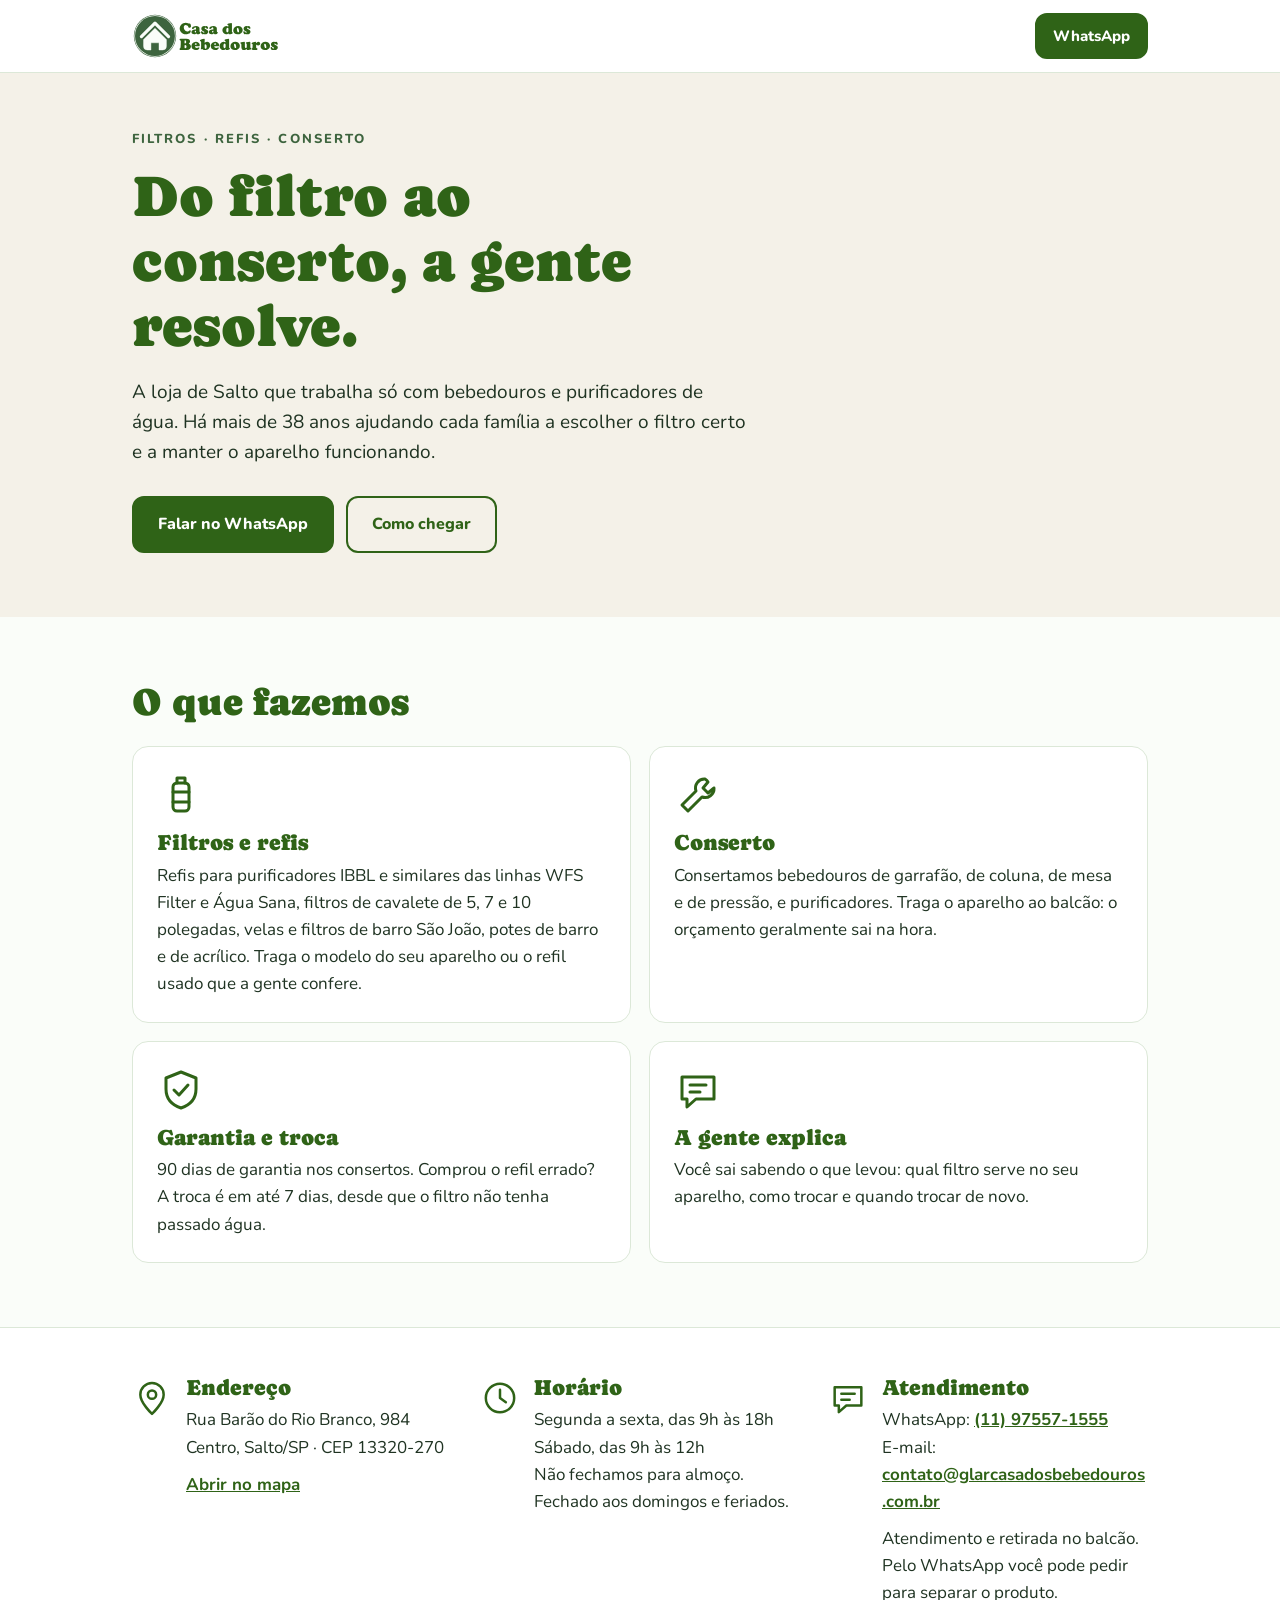
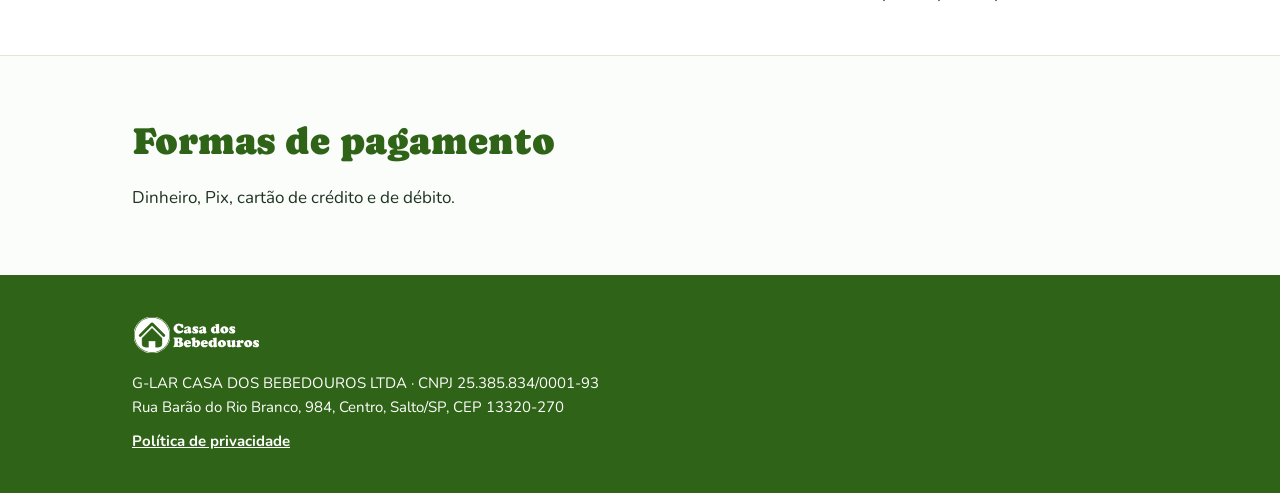
<file: index.html>
<!doctype html>
<html lang="pt-BR">
<head>
<meta charset="utf-8">
<meta name="viewport" content="width=device-width, initial-scale=1">
<title>Casa dos Bebedouros · Salto/SP</title>
<meta name="description" content="Casa dos Bebedouros, em Salto/SP: filtros e refis para purificadores, conserto de bebedouros e purificadores. Rua Barão do Rio Branco, 984, Centro. WhatsApp (11) 97557-1555.">
<link rel="icon" type="image/svg+xml" href="img/logo-icone.svg">
<link rel="icon" type="image/png" href="img/logo-icone.png">
<meta property="og:title" content="Casa dos Bebedouros · Salto/SP">
<meta property="og:description" content="Do filtro ao conserto, a gente resolve. Filtros, refis e conserto de bebedouros e purificadores no Centro de Salto.">
<meta property="og:image" content="img/logo-icone.png">
<link rel="preconnect" href="https://fonts.googleapis.com">
<link rel="preconnect" href="https://fonts.gstatic.com" crossorigin>
<link href="https://fonts.googleapis.com/css2?family=Caprasimo&family=Nunito:wght@400;600;700;800&display=swap" rel="stylesheet">
<link rel="stylesheet" href="estilo.css">
<script type="application/ld+json">
{
  "@context": "https://schema.org",
  "@type": "Store",
  "name": "Casa dos Bebedouros",
  "legalName": "G-LAR CASA DOS BEBEDOUROS LTDA",
  "taxID": "25.385.834/0001-93",
  "url": "https://glarcasadosbebedouros.com.br",
  "telephone": "+55 11 97557-1555",
  "email": "contato@glarcasadosbebedouros.com.br",
  "address": {
    "@type": "PostalAddress",
    "streetAddress": "Rua Barão do Rio Branco, 984",
    "addressLocality": "Salto",
    "addressRegion": "SP",
    "postalCode": "13320-270",
    "addressCountry": "BR"
  },
  "geo": { "@type": "GeoCoordinates", "latitude": -23.2009765, "longitude": -47.2949952 },
  "openingHoursSpecification": [
    { "@type": "OpeningHoursSpecification", "dayOfWeek": ["Monday","Tuesday","Wednesday","Thursday","Friday"], "opens": "09:00", "closes": "18:00" },
    { "@type": "OpeningHoursSpecification", "dayOfWeek": "Saturday", "opens": "09:00", "closes": "12:00" }
  ]
}
</script>
</head>
<body>

<header class="topo">
  <div class="caixa topo-linha">
    <a href="./" class="marca"><img src="img/logo-horizontal.svg" alt="Casa dos Bebedouros"></a>
    <a class="btn btn-pequeno" href="https://wa.me/5511975571555">WhatsApp</a>
  </div>
</header>

<main>
  <section class="hero">
    <div class="caixa">
      <p class="apoio">Filtros · Refis · Conserto</p>
      <h1>Do filtro ao conserto, a gente resolve.</h1>
      <p class="lead">A loja de Salto que trabalha só com bebedouros e purificadores de água. Há mais de 38 anos ajudando cada família a escolher o filtro certo e a manter o aparelho funcionando.</p>
      <div class="acoes">
        <a class="btn" href="https://wa.me/5511975571555">Falar no WhatsApp</a>
        <a class="btn btn-claro" href="https://www.google.com/maps/search/?api=1&amp;query=-23.2009765,-47.2949952">Como chegar</a>
      </div>
    </div>
  </section>

  <section class="caixa secao">
    <h2>O que fazemos</h2>
    <div class="cards">
      <article class="card">
        <img src="img/icone-filtro.svg" alt="" width="48" height="48">
        <h3>Filtros e refis</h3>
        <p>Refis para purificadores IBBL e similares das linhas WFS Filter e Água Sana, filtros de cavalete de 5, 7 e 10 polegadas, velas e filtros de barro São João, potes de barro e de acrílico. Traga o modelo do seu aparelho ou o refil usado que a gente confere.</p>
      </article>
      <article class="card">
        <img src="img/icone-conserto.svg" alt="" width="48" height="48">
        <h3>Conserto</h3>
        <p>Consertamos bebedouros de garrafão, de coluna, de mesa e de pressão, e purificadores. Traga o aparelho ao balcão: o orçamento geralmente sai na hora.</p>
      </article>
      <article class="card">
        <img src="img/icone-garantia.svg" alt="" width="48" height="48">
        <h3>Garantia e troca</h3>
        <p>90 dias de garantia nos consertos. Comprou o refil errado? A troca é em até 7 dias, desde que o filtro não tenha passado água.</p>
      </article>
      <article class="card">
        <img src="img/icone-conversa.svg" alt="" width="48" height="48">
        <h3>A gente explica</h3>
        <p>Você sai sabendo o que levou: qual filtro serve no seu aparelho, como trocar e quando trocar de novo.</p>
      </article>
    </div>
  </section>

  <section class="faixa">
    <div class="caixa grade-info">
      <div class="info">
        <img src="img/icone-endereco.svg" alt="" width="40" height="40">
        <div>
          <h3>Endereço</h3>
          <p>Rua Barão do Rio Branco, 984<br>Centro, Salto/SP · CEP 13320-270</p>
          <p><a href="https://www.google.com/maps/search/?api=1&amp;query=-23.2009765,-47.2949952">Abrir no mapa</a></p>
        </div>
      </div>
      <div class="info">
        <img src="img/icone-horario.svg" alt="" width="40" height="40">
        <div>
          <h3>Horário</h3>
          <p>Segunda a sexta, das 9h às 18h<br>Sábado, das 9h às 12h<br>Não fechamos para almoço. Fechado aos domingos e feriados.</p>
        </div>
      </div>
      <div class="info">
        <img src="img/icone-conversa.svg" alt="" width="40" height="40">
        <div>
          <h3>Atendimento</h3>
          <p>WhatsApp: <a href="https://wa.me/5511975571555">(11) 97557-1555</a><br>E-mail: <a href="mailto:contato@glarcasadosbebedouros.com.br">contato@glarcasadosbebedouros.com.br</a></p>
          <p>Atendimento e retirada no balcão. Pelo WhatsApp você pode pedir para separar o produto.</p>
        </div>
      </div>
    </div>
  </section>

  <section class="caixa secao">
    <h2>Formas de pagamento</h2>
    <p>Dinheiro, Pix, cartão de crédito e de débito.</p>
  </section>
</main>

<footer class="rodape">
  <div class="caixa">
    <img src="img/logo-horizontal-branco.svg" alt="Casa dos Bebedouros" class="rodape-logo">
    <p>G-LAR CASA DOS BEBEDOUROS LTDA · CNPJ 25.385.834/0001-93<br>Rua Barão do Rio Branco, 984, Centro, Salto/SP, CEP 13320-270</p>
    <p><a href="privacidade.html">Política de privacidade</a></p>
  </div>
</footer>

</body>
</html>
</file>
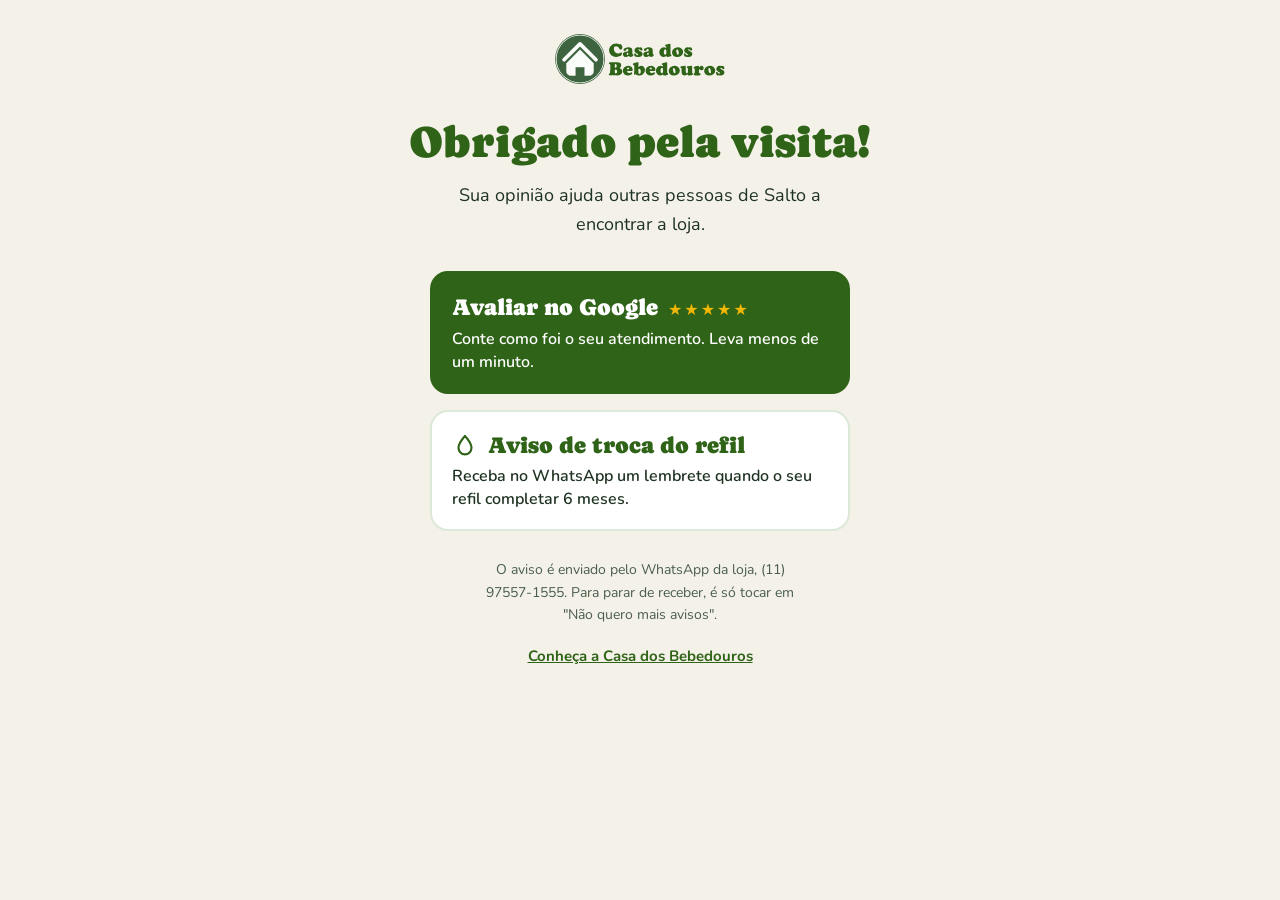
<file: avaliar/index.html>
<!doctype html>
<html lang="pt-BR">
<head>
<meta charset="utf-8">
<meta name="viewport" content="width=device-width, initial-scale=1">
<title>Avalie a Casa dos Bebedouros</title>
<meta name="description" content="Conte como foi seu atendimento na Casa dos Bebedouros, em Salto/SP, e peça o aviso de troca do refil pelo WhatsApp.">
<meta name="robots" content="noindex">
<link rel="icon" type="image/svg+xml" href="../img/logo-icone.svg">
<link rel="icon" type="image/png" href="../img/logo-icone.png">
<link rel="preconnect" href="https://fonts.googleapis.com">
<link rel="preconnect" href="https://fonts.gstatic.com" crossorigin>
<link href="https://fonts.googleapis.com/css2?family=Caprasimo&family=Nunito:wght@400;600;700;800&display=swap" rel="stylesheet">
<link rel="stylesheet" href="../estilo.css">
<style>
  body{background:var(--creme)}
  .avaliar{min-height:100vh;display:flex;flex-direction:column;align-items:center;padding:32px 16px 40px;text-align:center}
  .avaliar .logo{height:54px;width:auto;margin-bottom:32px}
  .avaliar h1{max-width:18ch;margin:0 auto;font-size:clamp(30px,8vw,44px)}
  .avaliar .lead{margin:14px auto 0;max-width:34ch;font-size:18px}
  .opcoes{display:flex;flex-direction:column;gap:16px;width:100%;max-width:420px;margin-top:32px}
  .opcao{display:block;text-decoration:none;background:#fff;border:2px solid var(--folha-claro);border-radius:18px;padding:20px 20px 18px;color:var(--tinta);font-weight:600;text-align:left}
  .opcao:hover{border-color:var(--folha)}
  .opcao strong{display:flex;align-items:center;gap:10px;font-family:var(--titulo);font-weight:400;font-size:23px;line-height:1.15;color:var(--folha)}
  .opcao span{display:block;margin-top:6px;font-size:16px;line-height:1.45}
  .opcao.principal{background:var(--folha);border-color:var(--folha);color:#fff}
  .opcao.principal strong{color:#fff}
  .opcao.principal:hover{background:var(--verde);border-color:var(--verde)}
  .estrelas{color:#F2B705;letter-spacing:2px;font-size:20px;font-family:var(--texto)}
  .ic{width:26px;height:26px;flex:none}
  .nota{margin-top:28px;max-width:40ch;font-size:14px;color:#4a5e4d}
  .voltar{margin-top:18px;font-size:15px}
</style>
</head>
<body>
<main class="avaliar">
  <a href="../"><img class="logo" src="../img/logo-horizontal.svg" alt="Casa dos Bebedouros"></a>

  <h1>Obrigado pela visita!</h1>
  <p class="lead">Sua opinião ajuda outras pessoas de Salto a encontrar a loja.</p>

  <div class="opcoes">
    <a class="opcao principal" href="https://search.google.com/local/writereview?placeid=ChIJh8YiWuxRzpQRbyVriUJE6b8">
      <strong>Avaliar no Google <span class="estrelas" aria-hidden="true">★★★★★</span></strong>
      <span>Conte como foi o seu atendimento. Leva menos de um minuto.</span>
    </a>

    <a class="opcao" href="https://wa.me/5511975571555?text=Quero%20receber%20o%20aviso%20de%20troca%20do%20refil">
      <strong><svg class="ic" viewBox="0 0 24 24" fill="none" stroke="currentColor" stroke-width="2" stroke-linecap="round" stroke-linejoin="round" aria-hidden="true"><path d="M12 2.7s-6 6.6-6 11a6 6 0 0 0 12 0c0-4.4-6-11-6-11z"/></svg>Aviso de troca do refil</strong>
      <span>Receba no WhatsApp um lembrete quando o seu refil completar 6 meses.</span>
    </a>
  </div>

  <p class="nota">O aviso é enviado pelo WhatsApp da loja, (11) 97557-1555. Para parar de receber, é só tocar em "Não quero mais avisos".</p>
  <p class="voltar"><a href="../">Conheça a Casa dos Bebedouros</a></p>
</main>
</body>
</html>
</file>
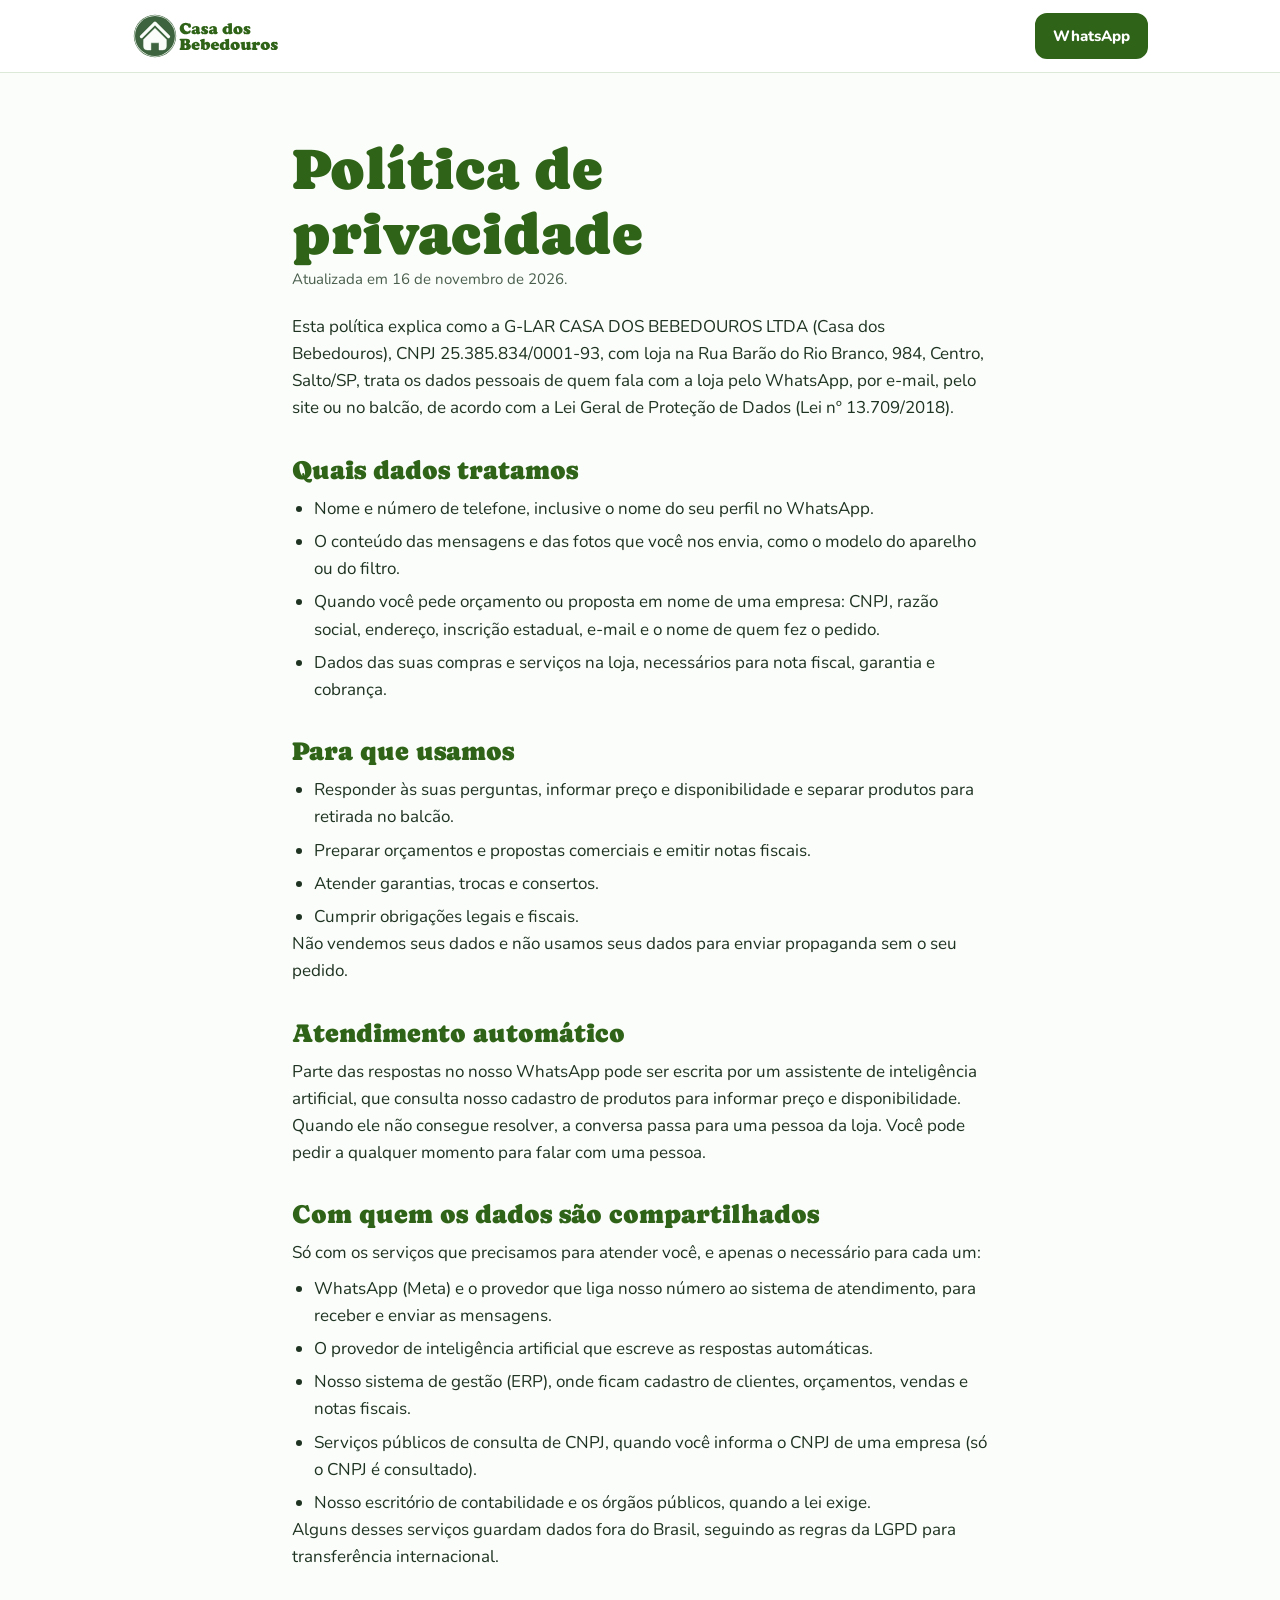
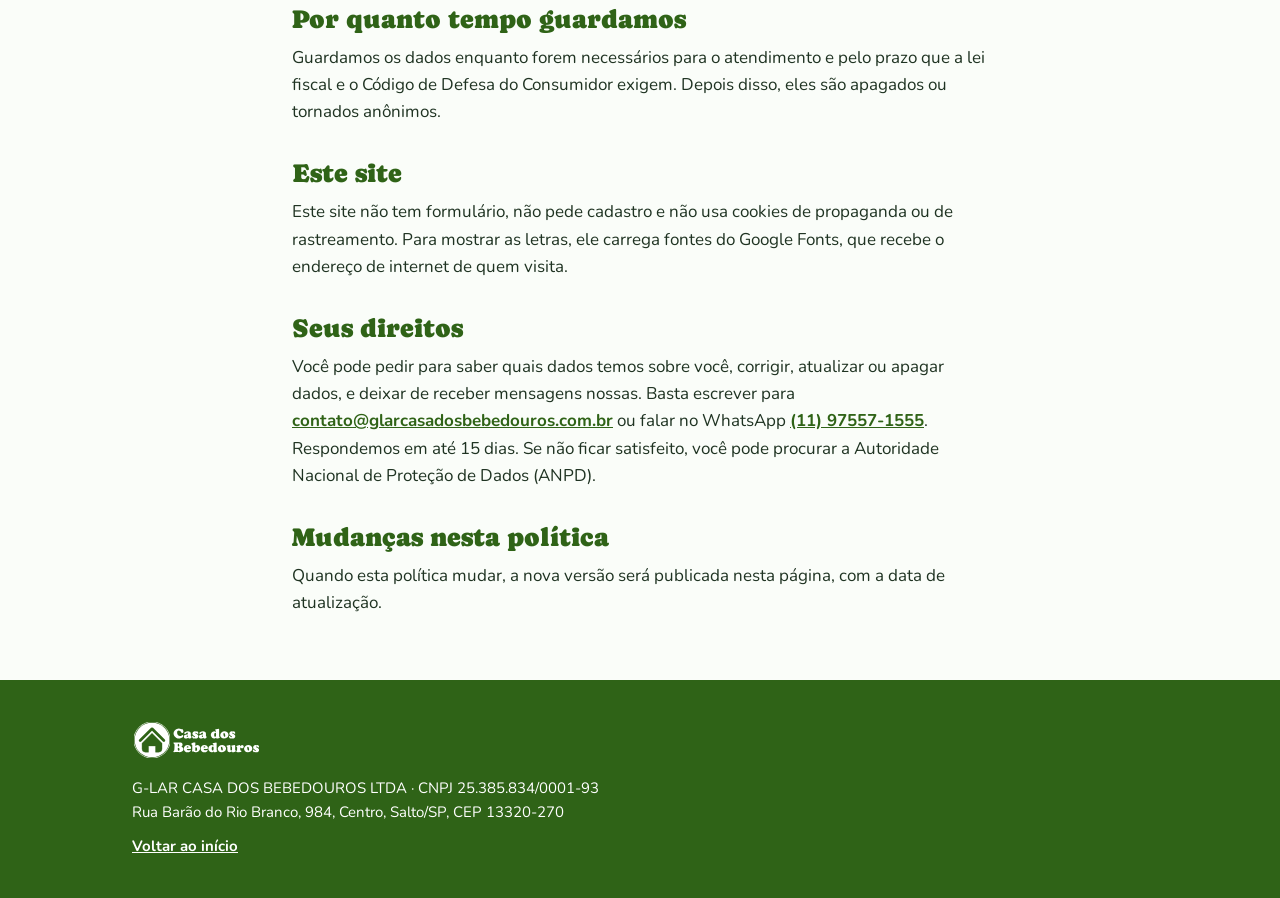
<file: privacidade.html>
<!doctype html>
<html lang="pt-BR">
<head>
<meta charset="utf-8">
<meta name="viewport" content="width=device-width, initial-scale=1">
<title>Política de privacidade · Casa dos Bebedouros</title>
<meta name="description" content="Como a Casa dos Bebedouros (G-LAR CASA DOS BEBEDOUROS LTDA) trata os dados pessoais de quem fala com a loja.">
<link rel="icon" type="image/svg+xml" href="img/logo-icone.svg">
<link rel="icon" type="image/png" href="img/logo-icone.png">
<link rel="preconnect" href="https://fonts.googleapis.com">
<link rel="preconnect" href="https://fonts.gstatic.com" crossorigin>
<link href="https://fonts.googleapis.com/css2?family=Caprasimo&family=Nunito:wght@400;600;700;800&display=swap" rel="stylesheet">
<link rel="stylesheet" href="estilo.css">
</head>
<body>

<header class="topo">
  <div class="caixa topo-linha">
    <a href="./" class="marca"><img src="img/logo-horizontal.svg" alt="Casa dos Bebedouros"></a>
    <a class="btn btn-pequeno" href="https://wa.me/5511975571555">WhatsApp</a>
  </div>
</header>

<main class="caixa secao texto">
  <h1>Política de privacidade</h1>
  <p class="atualizado">Atualizada em 16 de novembro de 2026.</p>

  <p style="margin-top:22px">Esta política explica como a G-LAR CASA DOS BEBEDOUROS LTDA (Casa dos Bebedouros), CNPJ 25.385.834/0001-93, com loja na Rua Barão do Rio Branco, 984, Centro, Salto/SP, trata os dados pessoais de quem fala com a loja pelo WhatsApp, por e-mail, pelo site ou no balcão, de acordo com a Lei Geral de Proteção de Dados (Lei nº 13.709/2018).</p>

  <h2>Quais dados tratamos</h2>
  <ul>
    <li>Nome e número de telefone, inclusive o nome do seu perfil no WhatsApp.</li>
    <li>O conteúdo das mensagens e das fotos que você nos envia, como o modelo do aparelho ou do filtro.</li>
    <li>Quando você pede orçamento ou proposta em nome de uma empresa: CNPJ, razão social, endereço, inscrição estadual, e-mail e o nome de quem fez o pedido.</li>
    <li>Dados das suas compras e serviços na loja, necessários para nota fiscal, garantia e cobrança.</li>
  </ul>

  <h2>Para que usamos</h2>
  <ul>
    <li>Responder às suas perguntas, informar preço e disponibilidade e separar produtos para retirada no balcão.</li>
    <li>Preparar orçamentos e propostas comerciais e emitir notas fiscais.</li>
    <li>Atender garantias, trocas e consertos.</li>
    <li>Cumprir obrigações legais e fiscais.</li>
  </ul>
  <p>Não vendemos seus dados e não usamos seus dados para enviar propaganda sem o seu pedido.</p>

  <h2>Atendimento automático</h2>
  <p>Parte das respostas no nosso WhatsApp pode ser escrita por um assistente de inteligência artificial, que consulta nosso cadastro de produtos para informar preço e disponibilidade. Quando ele não consegue resolver, a conversa passa para uma pessoa da loja. Você pode pedir a qualquer momento para falar com uma pessoa.</p>

  <h2>Com quem os dados são compartilhados</h2>
  <p>Só com os serviços que precisamos para atender você, e apenas o necessário para cada um:</p>
  <ul>
    <li>WhatsApp (Meta) e o provedor que liga nosso número ao sistema de atendimento, para receber e enviar as mensagens.</li>
    <li>O provedor de inteligência artificial que escreve as respostas automáticas.</li>
    <li>Nosso sistema de gestão (ERP), onde ficam cadastro de clientes, orçamentos, vendas e notas fiscais.</li>
    <li>Serviços públicos de consulta de CNPJ, quando você informa o CNPJ de uma empresa (só o CNPJ é consultado).</li>
    <li>Nosso escritório de contabilidade e os órgãos públicos, quando a lei exige.</li>
  </ul>
  <p>Alguns desses serviços guardam dados fora do Brasil, seguindo as regras da LGPD para transferência internacional.</p>

  <h2>Por quanto tempo guardamos</h2>
  <p>Guardamos os dados enquanto forem necessários para o atendimento e pelo prazo que a lei fiscal e o Código de Defesa do Consumidor exigem. Depois disso, eles são apagados ou tornados anônimos.</p>

  <h2>Este site</h2>
  <p>Este site não tem formulário, não pede cadastro e não usa cookies de propaganda ou de rastreamento. Para mostrar as letras, ele carrega fontes do Google Fonts, que recebe o endereço de internet de quem visita.</p>

  <h2>Seus direitos</h2>
  <p>Você pode pedir para saber quais dados temos sobre você, corrigir, atualizar ou apagar dados, e deixar de receber mensagens nossas. Basta escrever para <a href="mailto:contato@glarcasadosbebedouros.com.br">contato@glarcasadosbebedouros.com.br</a> ou falar no WhatsApp <a href="https://wa.me/5511975571555">(11) 97557-1555</a>. Respondemos em até 15 dias. Se não ficar satisfeito, você pode procurar a Autoridade Nacional de Proteção de Dados (ANPD).</p>

  <h2>Mudanças nesta política</h2>
  <p>Quando esta política mudar, a nova versão será publicada nesta página, com a data de atualização.</p>
</main>

<footer class="rodape">
  <div class="caixa">
    <img src="img/logo-horizontal-branco.svg" alt="Casa dos Bebedouros" class="rodape-logo">
    <p>G-LAR CASA DOS BEBEDOUROS LTDA · CNPJ 25.385.834/0001-93<br>Rua Barão do Rio Branco, 984, Centro, Salto/SP, CEP 13320-270</p>
    <p><a href="./">Voltar ao início</a></p>
  </div>
</footer>

</body>
</html>
</file>
<file: estilo.css>
:root{
  --verde:#3D643E; --folha:#2F6317; --gelo:#FAFDF9; --tinta:#1F3322; --creme:#F4F1E8; --agua:#256B8C; --folha-claro:#DCE8D8;
  --titulo:"Caprasimo","Cooper Black",Georgia,serif;
  --texto:"Nunito","Segoe UI",system-ui,sans-serif;
}
*{box-sizing:border-box;margin:0}
html{-webkit-text-size-adjust:100%}
body{font-family:var(--texto);color:var(--tinta);background:var(--gelo);line-height:1.6;font-size:17px;-webkit-font-smoothing:antialiased}
img{max-width:100%;display:block}
a{color:var(--folha);font-weight:700}
h1,h2,h3{font-family:var(--titulo);font-weight:400;line-height:1.12;color:var(--folha)}
h1{font-size:clamp(34px,6vw,58px);max-width:16ch}
h2{font-size:clamp(28px,4vw,38px);margin-bottom:22px}
h3{font-size:22px;margin-bottom:6px}
p+p{margin-top:10px}
.caixa{max-width:1080px;margin:0 auto;padding:0 16px}
@media(min-width:700px){.caixa{padding:0 32px}}

.topo{background:#fff;border-bottom:1px solid var(--folha-claro);position:sticky;top:0;z-index:5}
.topo-linha{display:flex;align-items:center;justify-content:space-between;gap:16px;min-height:72px}
.marca img{height:46px;width:auto}

.btn{display:inline-block;font-family:var(--texto);font-weight:800;font-size:16px;padding:14px 24px;border-radius:12px;text-decoration:none;background:var(--folha);color:#fff;border:2px solid var(--folha)}
.btn:hover{background:var(--verde);border-color:var(--verde)}
.btn-claro{background:transparent;color:var(--folha)}
.btn-claro:hover{background:var(--folha-claro);border-color:var(--folha)}
.btn-pequeno{padding:9px 16px;font-size:15px}

.hero{background:var(--creme);padding:56px 0 64px}
.apoio{font-weight:800;font-size:13px;letter-spacing:.16em;text-transform:uppercase;color:var(--verde);margin-bottom:14px}
.lead{font-size:19px;max-width:56ch;margin-top:18px}
.acoes{display:flex;flex-wrap:wrap;gap:12px;margin-top:28px}

.secao{padding:56px 16px}
@media(min-width:700px){.secao{padding:64px 32px}}
.cards{display:grid;gap:18px;grid-template-columns:1fr}
@media(min-width:700px){.cards{grid-template-columns:1fr 1fr}}
.card{background:#fff;border:1px solid var(--folha-claro);border-radius:16px;padding:24px}
.card img{margin-bottom:12px}

.faixa{background:#fff;border-top:1px solid var(--folha-claro);border-bottom:1px solid var(--folha-claro);padding:48px 0}
.grade-info{display:grid;gap:28px;grid-template-columns:1fr}
@media(min-width:900px){.grade-info{grid-template-columns:repeat(3,1fr)}}
.info{display:flex;gap:14px;align-items:flex-start}
.info img{flex:none;margin-top:2px}
.info a{word-break:break-word}

.rodape{background:var(--folha);color:#fff;padding:40px 0;font-size:15px}
.rodape a{color:#fff}
.rodape-logo{height:40px;width:auto;margin-bottom:16px}

.texto{max-width:760px}
.texto h2{font-size:26px;margin:34px 0 10px}
.texto ul{padding-left:22px;margin-top:8px}
.texto li+li{margin-top:6px}
.atualizado{color:#4a5e4d;font-size:15px}
</file>
